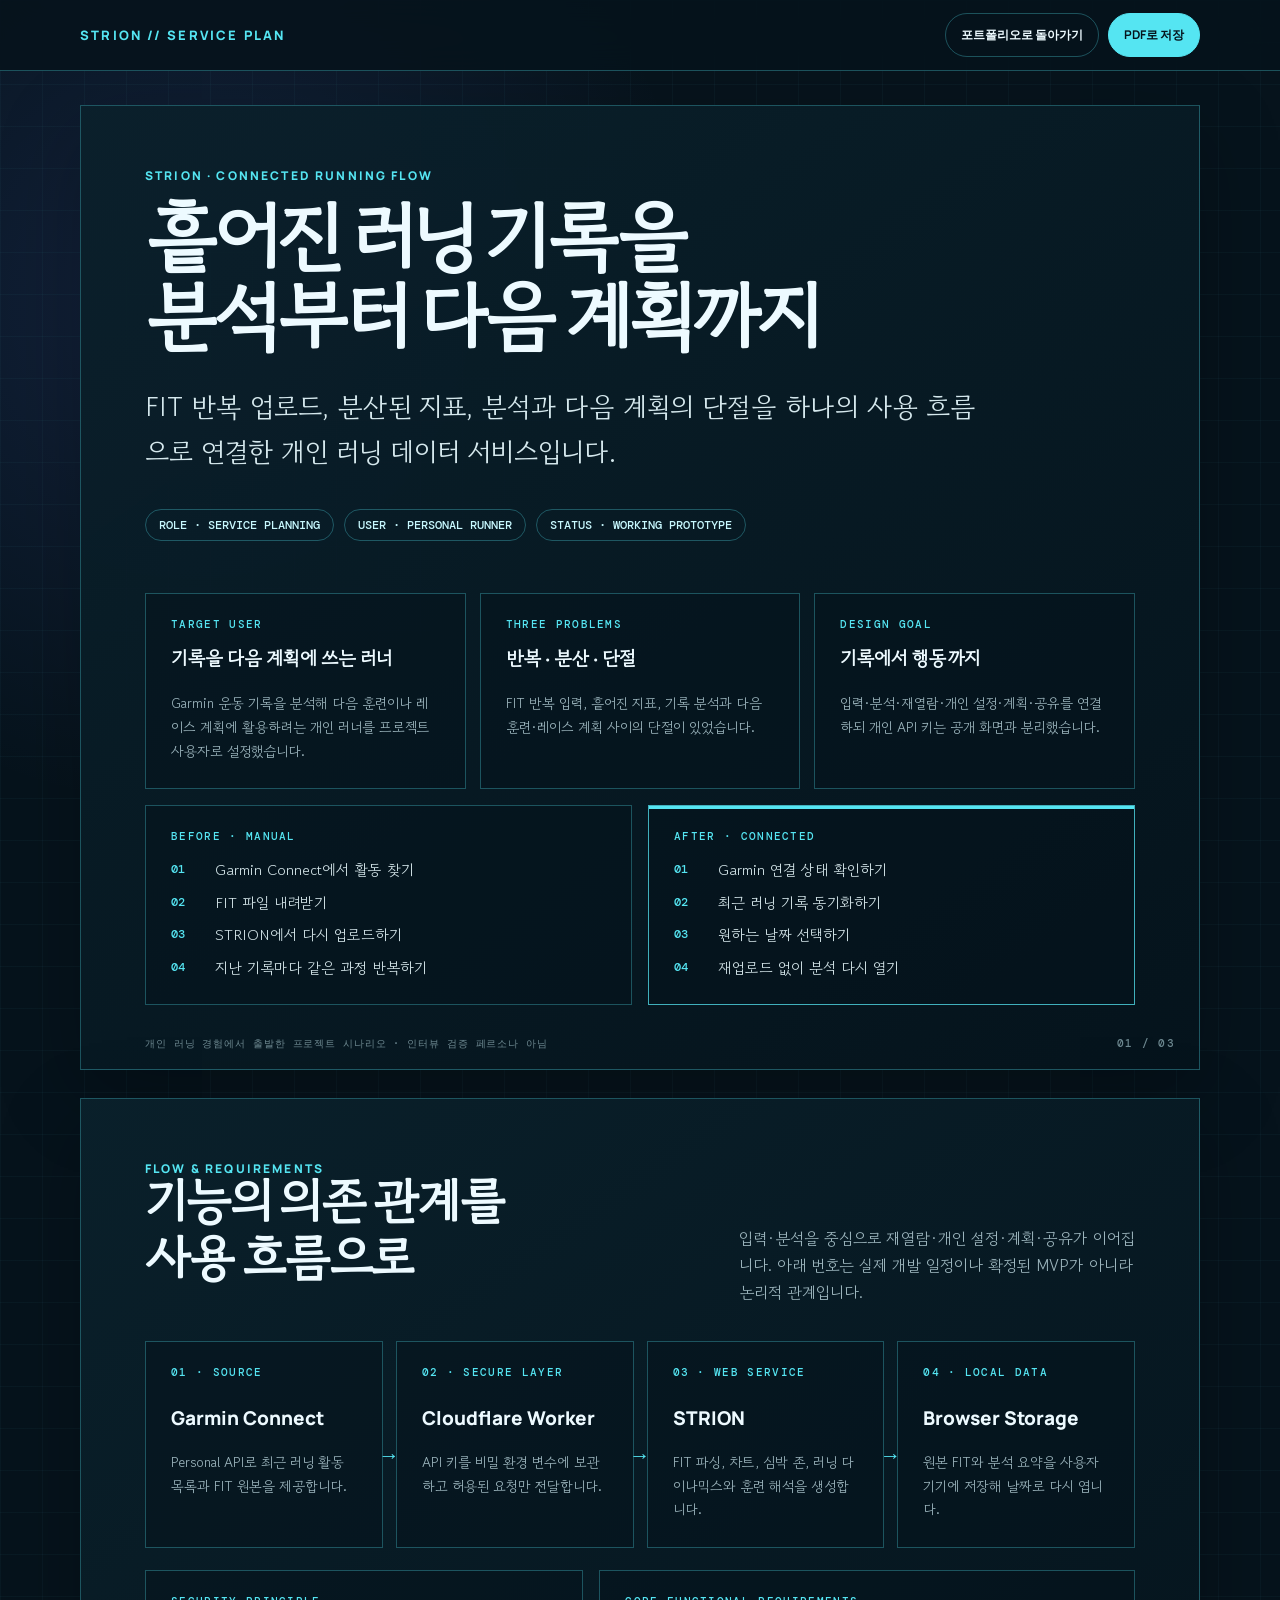
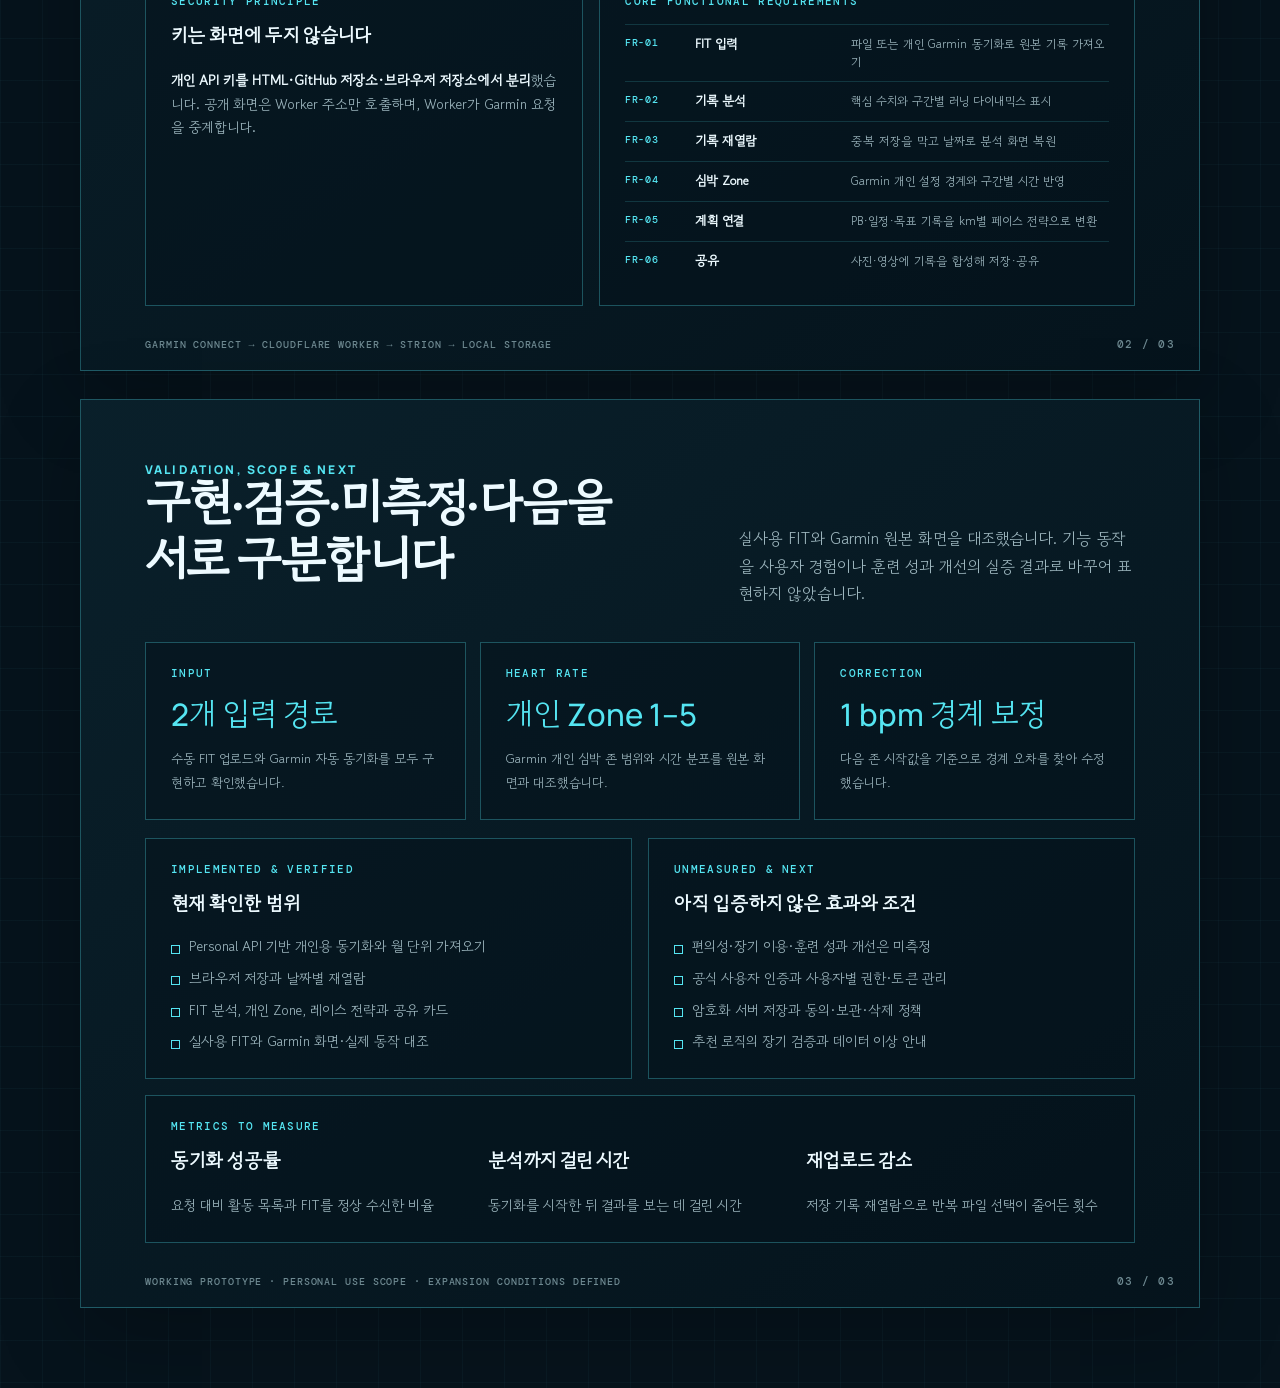
<file: strion-service-plan.html>
<!doctype html>
<html lang="ko">
<head>
  <meta charset="utf-8">
  <meta name="viewport" content="width=device-width, initial-scale=1">
  <meta name="description" content="STRION Garmin 자동 동기화 서비스 기획서">
  <meta name="theme-color" content="#06131c">
  <title>STRION | Garmin 자동 동기화 서비스 기획서</title>
  <style>
    @import url('https://fonts.googleapis.com/css2?family=DM+Mono:wght@400;500&family=Gowun+Dodum&family=Manrope:wght@500;700;800&display=swap');
    :root { --night:#06131c; --cyan:#55e5f2; --text:#edfaff; --muted:#9cb5bd; --line:rgba(85,229,242,.3); }
    * { box-sizing: border-box; }
    html { scroll-behavior: smooth; }
    body { margin:0; color:var(--text); background:linear-gradient(rgba(85,229,242,.035) 1px,transparent 1px),linear-gradient(90deg,rgba(85,229,242,.035) 1px,transparent 1px),radial-gradient(circle at 15% 10%,rgba(99,124,255,.14),transparent 32rem),var(--night); background-size:42px 42px,42px 42px,auto,auto; font-family:"Gowun Dodum",sans-serif; }
    a { color:inherit; }
    .topbar { position:sticky; top:0; z-index:10; display:flex; justify-content:space-between; align-items:center; gap:18px; padding:13px max(18px,calc((100vw - 1120px)/2)); background:rgba(6,19,28,.9); border-bottom:1px solid var(--line); backdrop-filter:blur(16px); }
    .brand { color:var(--cyan); font:800 13px/1 "Manrope",sans-serif; letter-spacing:.17em; text-decoration:none; }
    .actions { display:flex; gap:9px; }
    :focus-visible { outline:3px solid var(--cyan); outline-offset:4px; }
    .button { display:inline-flex; align-items:center; justify-content:center; min-height:44px; padding:0 15px; color:var(--text); background:transparent; border:1px solid var(--line); border-radius:999px; font:700 12px/1 "Manrope",sans-serif; text-decoration:none; cursor:pointer; }
    .button.primary { color:var(--night); background:var(--cyan); border-color:var(--cyan); }
    .deck { width:min(1120px,calc(100% - 32px)); margin:34px auto 80px; }
    .page { position:relative; min-height:720px; margin-bottom:28px; padding:clamp(30px,5vw,64px); overflow:hidden; background:linear-gradient(145deg,rgba(10,32,43,.96),rgba(5,19,28,.97)); border:1px solid var(--line); box-shadow:0 26px 80px rgba(0,0,0,.24); }
    .page::after { content:attr(data-page); position:absolute; right:24px; bottom:20px; color:#6e8991; font:500 11px/1 "DM Mono",monospace; letter-spacing:.12em; }
    .kicker { margin:0 0 18px; color:var(--cyan); font:800 12px/1 "Manrope",sans-serif; letter-spacing:.18em; }
    .sr-only { position:absolute; width:1px; height:1px; padding:0; margin:-1px; overflow:hidden; clip:rect(0,0,0,0); white-space:nowrap; border:0; }
    h1,h2,h3,p { margin-top:0; }
    h1 { max-width:850px; margin-bottom:24px; font:800 clamp(42px,7vw,76px)/1.05 "Manrope","Gowun Dodum",sans-serif; letter-spacing:-.05em; }
    h2 { margin-bottom:18px; font:800 clamp(31px,4vw,49px)/1.15 "Manrope","Gowun Dodum",sans-serif; letter-spacing:-.04em; }
    h3 { font:800 19px/1.35 "Manrope","Gowun Dodum",sans-serif; }
    p { color:var(--muted); font-size:16px; line-height:1.7; }
    .lead { max-width:840px; color:#d5e8ed; font-size:clamp(19px,2.4vw,27px); }
    .meta { display:flex; flex-wrap:wrap; gap:10px; margin-top:34px; }
    .chip { padding:9px 13px; color:#c8f9ff; border:1px solid var(--line); border-radius:999px; font:500 12px/1 "DM Mono",monospace; }
    .section-head { display:grid; grid-template-columns:1fr .7fr; gap:28px; align-items:end; margin-bottom:35px; }
    .section-head p { margin-bottom:0; }
    .grid-2 { display:grid; grid-template-columns:1fr 1fr; gap:16px; }
    .grid-3 { display:grid; grid-template-columns:repeat(3,1fr); gap:14px; }
    .card { padding:25px; background:rgba(5,19,28,.55); border:1px solid var(--line); }
    .card .label { display:block; margin-bottom:17px; color:var(--cyan); font:500 11px/1 "DM Mono",monospace; letter-spacing:.12em; }
    .card p { margin-bottom:0; font-size:14px; }
    .journey { display:grid; gap:10px; margin:0; padding:0; list-style:none; counter-reset:item; }
    .journey li { counter-increment:item; display:grid; grid-template-columns:34px 1fr; gap:10px; color:#d4e5e9; font-size:15px; line-height:1.5; }
    .journey li::before { content:counter(item,decimal-leading-zero); color:var(--cyan); font:500 12px/1.8 "DM Mono",monospace; }
    .after { border-color:rgba(85,229,242,.75); box-shadow:inset 0 3px 0 var(--cyan); }
    .flow { display:grid; grid-template-columns:repeat(4,1fr); gap:13px; }
    .flow .card { position:relative; min-height:205px; }
    .flow .card:not(:last-child)::after { content:"→"; position:absolute; top:50%; right:-22px; z-index:2; width:30px; color:var(--cyan); font:500 21px/1 "DM Mono",monospace; text-align:center; }
    .flow h3 { margin-top:28px; }
    .security { display:grid; grid-template-columns:.9fr 1.1fr; gap:16px; margin-top:22px; }
    .security strong { color:var(--text); }
    .requirements { display:grid; gap:0; }
    .requirement-row { display:grid; grid-template-columns:58px .75fr 1.35fr; gap:12px; align-items:start; padding:10px 0; border-top:1px solid rgba(85,229,242,.16); }
    .requirement-row b { color:var(--cyan); font:500 10px/1.55 "DM Mono",monospace; letter-spacing:.06em; }
    .requirement-row strong { color:var(--text); font-size:13px; line-height:1.45; }
    .requirement-row span { color:var(--muted); font-size:12px; line-height:1.5; }
    .checks { display:grid; gap:0; margin:0; padding:0; list-style:none; }
    .checks li { display:grid; grid-template-columns:24px 1fr auto; gap:10px; padding:12px 0; color:#c9dce1; border-top:1px solid rgba(85,229,242,.16); font-size:14px; line-height:1.5; }
    .checks li::before { content:"✓"; color:var(--cyan); font-weight:800; }
    .checks b { color:var(--cyan); font:500 10px/1.7 "DM Mono",monospace; letter-spacing:.08em; }
    .metric b { display:block; margin-bottom:12px; color:var(--cyan); font:500 clamp(21px,2.7vw,31px)/1.2 "Manrope","Gowun Dodum",sans-serif; }
    .metric span { color:var(--muted); font-size:13px; line-height:1.55; }
    .scope { margin-top:18px; }
    .scope ul { display:grid; gap:10px; margin:0; padding:0; list-style:none; }
    .scope li { position:relative; padding-left:18px; color:var(--muted); font-size:14px; line-height:1.55; }
    .scope li::before { content:""; position:absolute; left:0; top:.6em; width:7px; height:7px; border:1px solid var(--cyan); }
    .footnote { position:absolute; left:clamp(30px,5vw,64px); bottom:20px; color:#6e8991; font:500 10px/1 "DM Mono",monospace; letter-spacing:.09em; }
    @media (max-width:780px) { .page{min-height:0;padding-bottom:65px}.section-head,.grid-2,.grid-3,.security{grid-template-columns:1fr}.flow{grid-template-columns:1fr 1fr}.flow .card:nth-child(2)::after{display:none} }
    @media (max-width:520px) { .actions .print{display:none}.deck{width:min(100% - 20px,1120px);margin-top:16px}.page{padding:27px 21px 62px}.flow{grid-template-columns:1fr}.flow .card:not(:last-child)::after{content:"↓";top:auto;right:50%;bottom:-22px;transform:translateX(50%)}.flow .card:nth-child(2)::after{display:block}.checks li{grid-template-columns:22px 1fr}.checks b{grid-column:2}.requirement-row{grid-template-columns:50px 1fr}.requirement-row span{grid-column:2}.footnote{left:21px} }
    @media print { @page{size:A4 landscape;margin:0} body{background:var(--night);print-color-adjust:exact;-webkit-print-color-adjust:exact}.topbar{display:none}.deck{width:100%;margin:0}.page{width:297mm;height:210mm;min-height:0;margin:0;padding:17mm;page-break-after:always;box-shadow:none}.page:last-child{page-break-after:auto} }
  </style>
</head>
<body>
  <header class="topbar">
    <a class="brand" href="index.html#strion-title">STRION // SERVICE PLAN</a>
    <div class="actions"><a class="button" href="index.html#strion-title">포트폴리오로 돌아가기</a><button class="button primary print" type="button" onclick="window.print()">PDF로 저장</button></div>
  </header>

  <main class="deck">
    <section class="page" data-page="01 / 03">
      <p class="kicker">STRION · CONNECTED RUNNING FLOW</p>
      <h1>흩어진 러닝 기록을<br>분석부터 다음 계획까지</h1>
      <p class="lead">FIT 반복 업로드, 분산된 지표, 분석과 다음 계획의 단절을 하나의 사용 흐름으로 연결한 개인 러닝 데이터 서비스입니다.</p>
      <div class="meta"><span class="chip">ROLE · SERVICE PLANNING</span><span class="chip">USER · PERSONAL RUNNER</span><span class="chip">STATUS · WORKING PROTOTYPE</span></div>
      <h2 class="sr-only">사용자 문제와 설계 목표</h2>
      <div class="grid-3" style="margin-top:52px">
        <article class="card"><span class="label">TARGET USER</span><h3>기록을 다음 계획에 쓰는 러너</h3><p>Garmin 운동 기록을 분석해 다음 훈련이나 레이스 계획에 활용하려는 개인 러너를 프로젝트 사용자로 설정했습니다.</p></article>
        <article class="card"><span class="label">THREE PROBLEMS</span><h3>반복 · 분산 · 단절</h3><p>FIT 반복 입력, 흩어진 지표, 기록 분석과 다음 훈련·레이스 계획 사이의 단절이 있었습니다.</p></article>
        <article class="card"><span class="label">DESIGN GOAL</span><h3>기록에서 행동까지</h3><p>입력·분석·재열람·개인 설정·계획·공유를 연결하되 개인 API 키는 공개 화면과 분리했습니다.</p></article>
      </div>
      <div class="grid-2" style="margin-top:16px">
        <article class="card"><span class="label">BEFORE · MANUAL</span><ol class="journey"><li>Garmin Connect에서 활동 찾기</li><li>FIT 파일 내려받기</li><li>STRION에서 다시 업로드하기</li><li>지난 기록마다 같은 과정 반복하기</li></ol></article>
        <article class="card after"><span class="label">AFTER · CONNECTED</span><ol class="journey"><li>Garmin 연결 상태 확인하기</li><li>최근 러닝 기록 동기화하기</li><li>원하는 날짜 선택하기</li><li>재업로드 없이 분석 다시 열기</li></ol></article>
      </div>
      <span class="footnote">개인 러닝 경험에서 출발한 프로젝트 시나리오 · 인터뷰 검증 페르소나 아님</span>
    </section>

    <section class="page" data-page="02 / 03">
      <div class="section-head"><div><p class="kicker">FLOW &amp; REQUIREMENTS</p><h2>기능의 의존 관계를<br>사용 흐름으로</h2></div><p>입력·분석을 중심으로 재열람·개인 설정·계획·공유가 이어집니다. 아래 번호는 실제 개발 일정이나 확정된 MVP가 아니라 논리적 관계입니다.</p></div>
      <div class="flow" aria-label="Garmin 자동 동기화 구조">
        <article class="card"><span class="label">01 · SOURCE</span><h3>Garmin Connect</h3><p>Personal API로 최근 러닝 활동 목록과 FIT 원본을 제공합니다.</p></article>
        <article class="card"><span class="label">02 · SECURE LAYER</span><h3>Cloudflare Worker</h3><p>API 키를 비밀 환경 변수에 보관하고 허용된 요청만 전달합니다.</p></article>
        <article class="card"><span class="label">03 · WEB SERVICE</span><h3>STRION</h3><p>FIT 파싱, 차트, 심박 존, 러닝 다이나믹스와 훈련 해석을 생성합니다.</p></article>
        <article class="card"><span class="label">04 · LOCAL DATA</span><h3>Browser Storage</h3><p>원본 FIT와 분석 요약을 사용자 기기에 저장해 날짜로 다시 엽니다.</p></article>
      </div>
      <div class="security">
        <article class="card"><span class="label">SECURITY PRINCIPLE</span><h3>키는 화면에 두지 않습니다</h3><p><strong>개인 API 키를 HTML·GitHub 저장소·브라우저 저장소에서 분리</strong>했습니다. 공개 화면은 Worker 주소만 호출하며, Worker가 Garmin 요청을 중계합니다.</p></article>
        <article class="card"><span class="label">CORE FUNCTIONAL REQUIREMENTS</span><div class="requirements" role="table" aria-label="STRION 핵심 기능 요구사항"><div class="requirement-row" role="row"><b role="cell">FR-01</b><strong role="cell">FIT 입력</strong><span role="cell">파일 또는 개인 Garmin 동기화로 원본 기록 가져오기</span></div><div class="requirement-row" role="row"><b role="cell">FR-02</b><strong role="cell">기록 분석</strong><span role="cell">핵심 수치와 구간별 러닝 다이내믹스 표시</span></div><div class="requirement-row" role="row"><b role="cell">FR-03</b><strong role="cell">기록 재열람</strong><span role="cell">중복 저장을 막고 날짜로 분석 화면 복원</span></div><div class="requirement-row" role="row"><b role="cell">FR-04</b><strong role="cell">심박 Zone</strong><span role="cell">Garmin 개인 설정 경계와 구간별 시간 반영</span></div><div class="requirement-row" role="row"><b role="cell">FR-05</b><strong role="cell">계획 연결</strong><span role="cell">PB·일정·목표 기록을 km별 페이스 전략으로 변환</span></div><div class="requirement-row" role="row"><b role="cell">FR-06</b><strong role="cell">공유</strong><span role="cell">사진·영상에 기록을 합성해 저장·공유</span></div></div></article>
      </div>
      <span class="footnote">GARMIN CONNECT → CLOUDFLARE WORKER → STRION → LOCAL STORAGE</span>
    </section>

    <section class="page" data-page="03 / 03">
      <div class="section-head"><div><p class="kicker">VALIDATION, SCOPE &amp; NEXT</p><h2>구현·검증·미측정·다음을<br>서로 구분합니다</h2></div><p>실사용 FIT와 Garmin 원본 화면을 대조했습니다. 기능 동작을 사용자 경험이나 훈련 성과 개선의 실증 결과로 바꾸어 표현하지 않았습니다.</p></div>
      <div class="grid-3">
        <article class="card metric"><span class="label">INPUT</span><b>2개 입력 경로</b><span>수동 FIT 업로드와 Garmin 자동 동기화를 모두 구현하고 확인했습니다.</span></article>
        <article class="card metric"><span class="label">HEART RATE</span><b>개인 Zone 1–5</b><span>Garmin 개인 심박 존 범위와 시간 분포를 원본 화면과 대조했습니다.</span></article>
        <article class="card metric"><span class="label">CORRECTION</span><b>1 bpm 경계 보정</b><span>다음 존 시작값을 기준으로 경계 오차를 찾아 수정했습니다.</span></article>
      </div>
      <div class="grid-2 scope">
        <article class="card"><span class="label">IMPLEMENTED &amp; VERIFIED</span><h3>현재 확인한 범위</h3><ul><li>Personal API 기반 개인용 동기화와 월 단위 가져오기</li><li>브라우저 저장과 날짜별 재열람</li><li>FIT 분석, 개인 Zone, 레이스 전략과 공유 카드</li><li>실사용 FIT와 Garmin 화면·실제 동작 대조</li></ul></article>
        <article class="card"><span class="label">UNMEASURED &amp; NEXT</span><h3>아직 입증하지 않은 효과와 조건</h3><ul><li>편의성·장기 이용·훈련 성과 개선은 미측정</li><li>공식 사용자 인증과 사용자별 권한·토큰 관리</li><li>암호화 서버 저장과 동의·보관·삭제 정책</li><li>추천 로직의 장기 검증과 데이터 이상 안내</li></ul></article>
      </div>
      <div class="card" style="margin-top:16px"><span class="label">METRICS TO MEASURE</span><div class="grid-3"><div><h3>동기화 성공률</h3><p>요청 대비 활동 목록과 FIT를 정상 수신한 비율</p></div><div><h3>분석까지 걸린 시간</h3><p>동기화를 시작한 뒤 결과를 보는 데 걸린 시간</p></div><div><h3>재업로드 감소</h3><p>저장 기록 재열람으로 반복 파일 선택이 줄어든 횟수</p></div></div></div>
      <span class="footnote">WORKING PROTOTYPE · PERSONAL USE SCOPE · EXPANSION CONDITIONS DEFINED</span>
    </section>
  </main>
</body>
</html>
</file>
